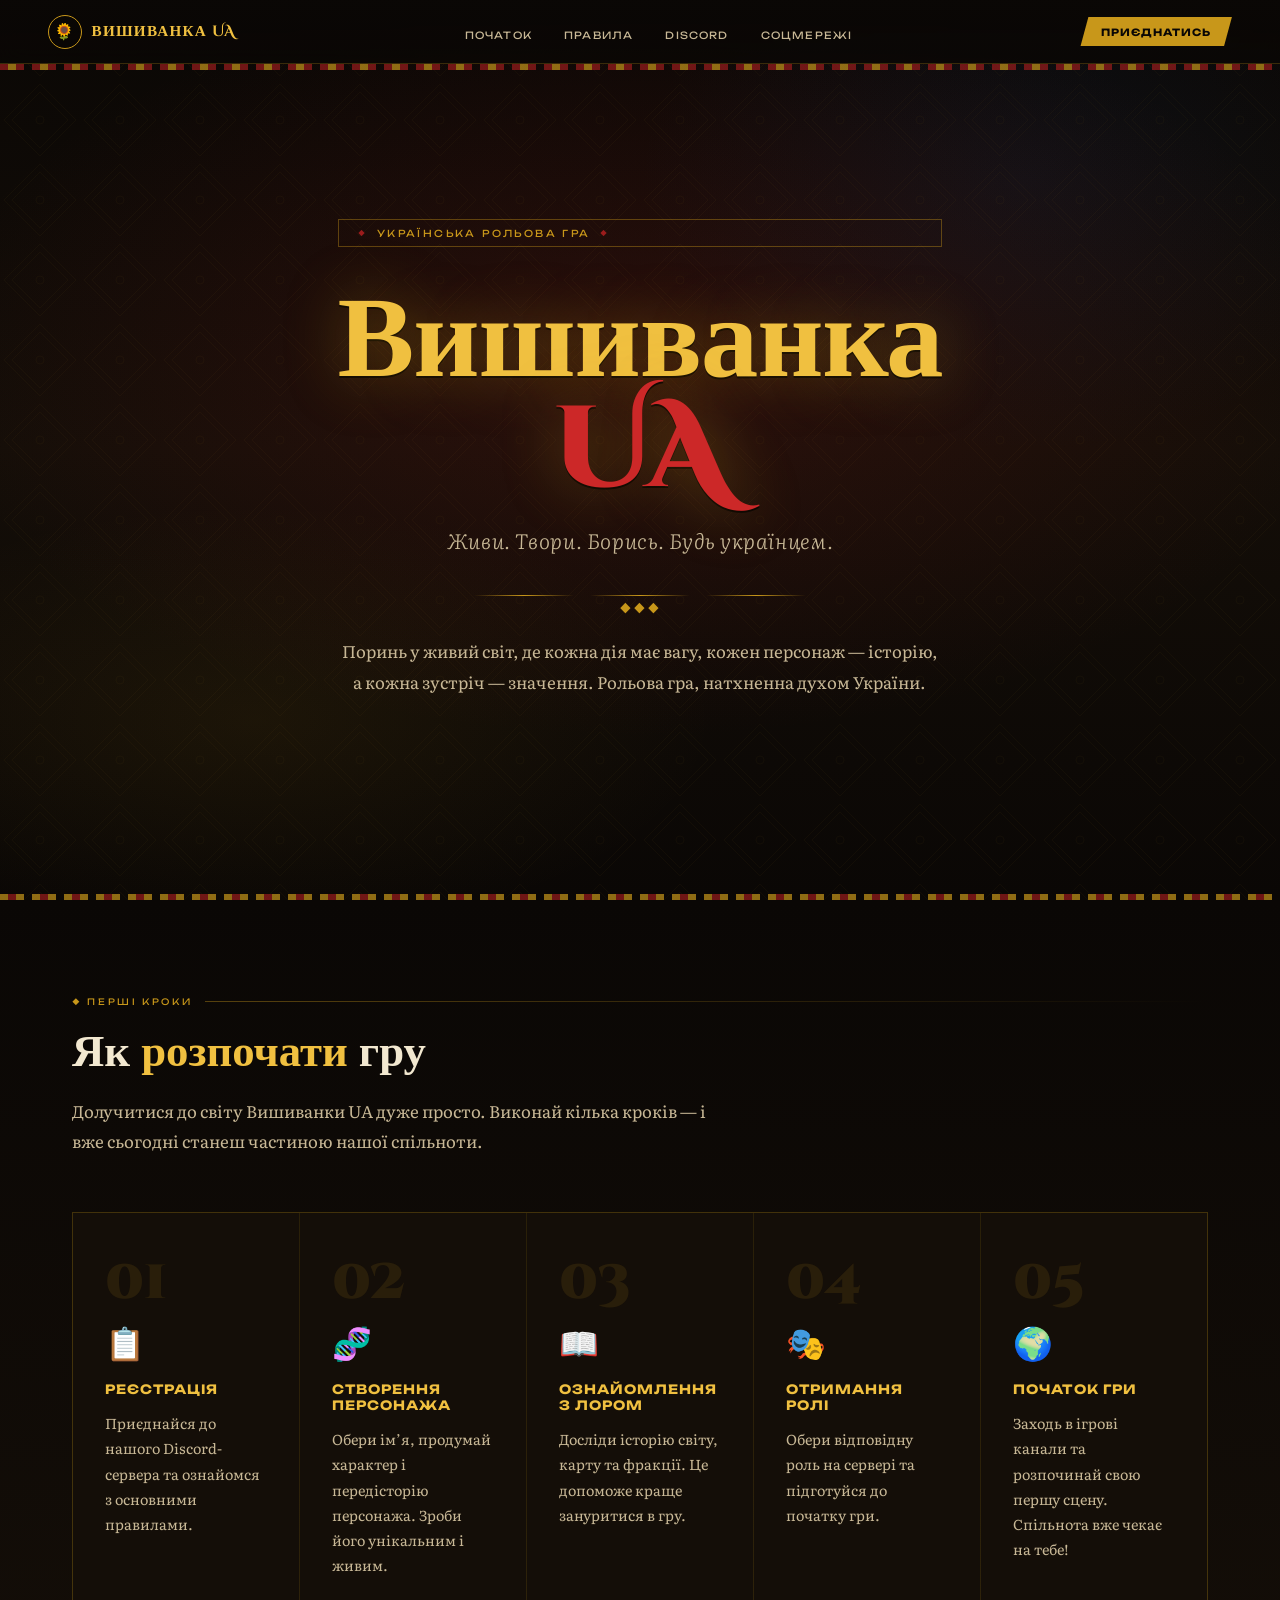
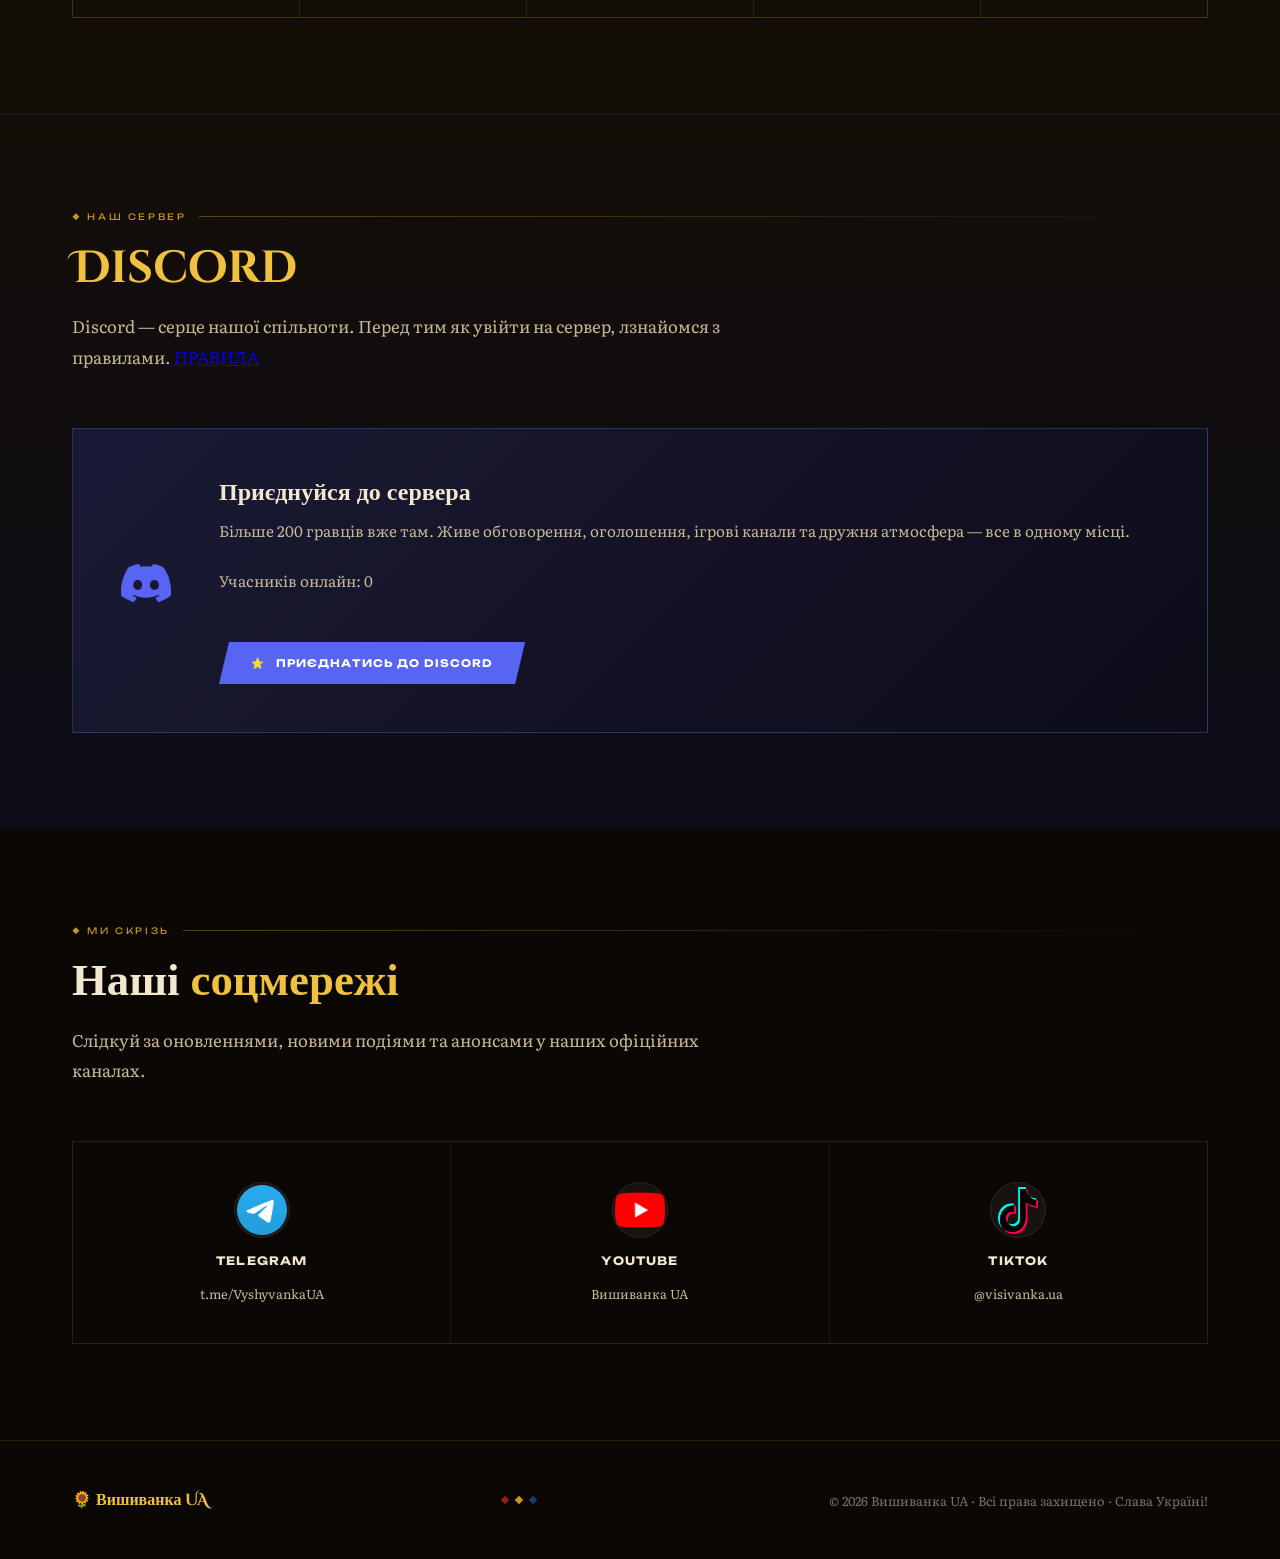
<file: index.html>
<!DOCTYPE html>
<html lang="uk">

<head>
  <meta charset="UTF-8">
  <meta name="viewport" content="width=device-width, initial-scale=1.0">
  <title>Вишиванка UA — Рольова Гра</title>
  <link
    href="https://fonts.googleapis.com/css2?family=Cinzel+Decorative:wght@400;700;900&family=Unbounded:wght@300;400;700&family=Literata:ital,wght@0,300;0,400;1,300&display=swap"
    rel="stylesheet">
  <link rel="stylesheet" href="style.css">
</head>

<body>

  <!-- NAV -->
  <nav>
    <a href="#hero" class="nav-logo">
      <span class="emblem">🌻</span>
      Вишиванка UA
    </a>
    <ul>
      <li><a href="#start">Початок</a></li>
      <li><a href="discord_rules.html">Правила</a></li>
      <li><a href="#discord">Discord</a></li>
      <li><a href="#socials">Соцмережі</a></li>
    </ul>
    <a href="https://discord.gg/U6eMqb74" class="nav-join">Приєднатись</a>
  </nav>

  <!-- HERO -->
  <section id="hero">
    <div class="hero-bg"></div>
    <div class="hero-pattern"></div>
    <div class="hero-ornament-top"></div>

    <div class="hero-content">
      <div class="hero-badge">Українська рольова гра</div>

      <h1 class="hero-title">
        Вишиванка<br><span class="ua">UA</span>
      </h1>

      <p class="hero-subtitle">
        Живи. Твори. Борись. Будь українцем.
      </p>

      <div class="hero-divider">
        <span></span>
        <span class="diamond">◆ ◆ ◆</span>
        <span></span>
      </div>

      <p class="hero-desc">
        Поринь у живий світ, де кожна дія має вагу, кожен персонаж — історію, а кожна зустріч — значення. Рольова гра,
        натхненна духом України.
      </p>

      <!-- <div class="hero-cta">
        <a href="#start" class="btn-primary">Почати грати</a>
        <a href="#rules" class="btn-secondary">Правила гри</a>

        <div class="hero-stats">
          <div class="stat">
            <span class="stat-num">1 200+</span>
            <span class="stat-label">Гравців</span>
          </div>
          <div class="stat">
            <span class="stat-num" id="online_member"></span>
            <span class="stat-label">Гравців онлайн</span>
          </div>
          <div class="stat">
            <span class="stat-num">24/7</span>
            <span class="stat-label">Сервер онлайн</span>
          </div>
        </div> -->
      </div>
    </div>


    <div class="hero-ornament-bottom"></div>
  </section>

  <!-- HOW TO START -->
<section id="start">
  <div class="section-inner">
    <div class="reveal">
      <div class="section-label">◆ Перші кроки</div>
      <h2 class="section-title">Як <span class="accent">розпочати</span> гру</h2>
      <p class="section-intro">
        Долучитися до світу Вишиванки UA дуже просто. Виконай кілька кроків — і вже сьогодні станеш частиною нашої спільноти.
      </p>
    </div>

    <div class="steps-grid reveal">
      <div class="step-card">
        <div class="step-num">01</div>
        <div class="step-icon">📋</div>
        <div class="step-title">Реєстрація</div>
        <p class="step-desc">
          Приєднайся до нашого Discord-сервера та ознайомся з основними правилами.
        </p>
      </div>

      <div class="step-card">
        <div class="step-num">02</div>
        <div class="step-icon">🧬</div>
        <div class="step-title">Створення персонажа</div>
        <p class="step-desc">
          Обери ім’я, продумай характер і передісторію персонажа. Зроби його унікальним і живим.
        </p>
      </div>

      <div class="step-card">
        <div class="step-num">03</div>
        <div class="step-icon">📖</div>
        <div class="step-title">Ознайомлення з лором</div>
        <p class="step-desc">
          Досліди історію світу, карту та фракції. Це допоможе краще зануритися в гру.
        </p>
      </div>

      <div class="step-card">
        <div class="step-num">04</div>
        <div class="step-icon">🎭</div>
        <div class="step-title">Отримання ролі</div>
        <p class="step-desc">
          Обери відповідну роль на сервері та підготуйся до початку гри.
        </p>
      </div>

      <div class="step-card">
        <div class="step-num">05</div>
        <div class="step-icon">🌍</div>
        <div class="step-title">Початок гри</div>
        <p class="step-desc">
          Заходь в ігрові канали та розпочинай свою першу сцену. Спільнота вже чекає на тебе!
        </p>
      </div>
    </div>
  </div>
</section>

  <!-- RULES -->
  <!-- <section id="rules">
    <div class="section-inner">
      <div class="reveal">
        <div class="section-label">◆ Кодекс честі</div>
        <h2 class="section-title">Основні правила <span class="accent">гри</span></h2>
        <p class="section-intro">
          Ці правила — основа нашої спільноти. Вони захищають кожного гравця та підтримують якість рольової гри.
        </p>
      </div>

      <div class="rules-layout">
        <ul class="rules-list reveal">
          <li class="rule-item">
            <span class="rule-icon">⚔️</span>
            <div class="rule-text">
              <strong>Відіграй, не виграй</strong>
              <p>Мета РП — цікава спільна історія, а не перемога. Твій персонаж може програвати, помилятися та
                розвиватися.</p>
            </div>
          </li>
          <li class="rule-item">
            <span class="rule-icon">🎭</span>
            <div class="rule-text">
              <strong>IC vs OOC</strong>
              <p>Чітко розділяй ігрові та позаігрові взаємодії. Конфлікти персонажів не переносяться на реальних
                гравців.</p>
            </div>
          </li>
          <li class="rule-item">
            <span class="rule-icon">🚫</span>
            <div class="rule-text">
              <strong>Заборонений метагейм</strong>
              <p>Використання позаігрової інформації (ОО-каналів) у грі суворо забороняється і карається варнами.</p>
            </div>
          </li>
          <li class="rule-item">
            <span class="rule-icon">🤝</span>
            <div class="rule-text">
              <strong>Годгеймінг заборонено</strong>
              <p>Не можна відігрувати персонажа нереалістично сильним або невразливим. Прийми наслідки своїх дій.</p>
            </div>
          </li>
          <li class="rule-item">
            <span class="rule-icon">✍️</span>
            <div class="rule-text">
              <strong>Якість тексту</strong>
              <p>Мінімум 3-5 речень за пост. Дотримуйся граматики, передавай емоції та думки персонажа.</p>
            </div>
          </li>
          <li class="rule-item">
            <span class="rule-icon">🔞</span>
            <div class="rule-text">
              <strong>18+ контент</strong>
              <p>Сцени з насильством або дорослим контентом — лише у спеціальних каналах з позначкою і згодою всіх
                учасників.</p>
            </div>
          </li>
          <li class="rule-item">
            <span class="rule-icon">💬</span>
            <div class="rule-text">
              <strong>Повага до гравців</strong>
              <p>Ображати, залякувати чи дискримінувати інших гравців — підстава для миттєвого бану.</p>
            </div>
          </li>
          <li class="rule-item">
            <span class="rule-icon">⏳</span>
            <div class="rule-text">
              <strong>Активність</strong>
              <p>Якщо ти не активний більше 14 днів без попередження — персонаж переходить у режим «відпочинку».</p>
            </div>
          </li>
        </ul>

        <div class="reveal">
          <div class="rules-banner">
            <h3>Система покарань</h3>
            <p>Ми віримо у справедливість. Порушення правил обробляються мастерами прозоро та рівноправно.</p>
            <ul class="penalty-list">
              <li>Попередження (Варн) — перше порушення</li>
              <li>Тимчасовий мут — повторне порушення</li>
              <li>Тимчасовий бан — серйозне порушення</li>
              <li>Перманентний бан — критичне порушення</li>
            </ul>
          </div>
        </div>
      </div>
    </div>
  </section> -->

  <!-- DISCORD RULES -->
  <section id="discord">
    <div class="section-inner">
      <div class="reveal">
        <div class="section-label">◆ Наш сервер</div>
        <h2 class="section-title"><span class="accent">Discord</span></h2>
        <p class="section-intro">
          Discord — серце нашої спільноти. Перед тим як увійти на сервер, лзнайомся з правилами. <a href="discord_rules.html">ПРАВИЛА</a>
        </p>
      </div>

      

      <div class="discord-join-box reveal">
        <div class="discord-logo-big"><img src="discord.png" alt="discord icon"></div>
        <div class="discord-join-text">
          <h3>Приєднуйся до сервера</h3>
          <p>Більше 200 гравців вже там. Живе обговорення, оголошення, ігрові канали та дружня атмосфера — все в
            одному місці.</p>
            <p>Учасників онлайн: <span id="discord_online">0</span></p><br>
          <a href="https://discord.gg/U6eMqb74" class="btn-discord">
            <span>⭐</span> Приєднатись до Discord
          </a>
        </div>
      </div>
    </div>
  </section>

  <!-- SOCIALS -->
  <section id="socials">
    <div class="section-inner">
      <div class="reveal">
        <div class="section-label">◆ Ми скрізь</div>
        <h2 class="section-title">Наші <span class="accent">соцмережі</span></h2>
        <p class="section-intro">
          Слідкуй за оновленнями, новими подіями та анонсами у наших офіційних каналах.
        </p>
      </div>

      <div class="socials-grid reveal">
        <a href="#" class="social-card" style="--accent-color: #0088CC;">
          <div class="social-icon"><img src="telegram.png" alt="telegram icon"></div>
          <div class="social-name">Telegram</div>
          <div class="social-handle">t.me/VyshyvankaUA</div>
        </a>
        <a href="#" class="social-card" style="--accent-color: #FF0000;">
          <div class="social-icon"><img src="yt.png" alt="youtube ICON"></div>
          <div class="social-name">YouTube</div>
          <div class="social-handle">Вишиванка UA</div>
        </a>
        <a href="https://www.tiktok.com/@visivanka.ua" class="social-card" style="--accent-color: #FF4500;">
          <div class="social-icon"><img src="tiktok.png" alt="tiktok icon" id="tiktok_icon"></div>
          <div class="social-name">TikTok</div>
          <div class="social-handle">@visivanka.ua</div>
        </a>
      </div>
    </div>
  </section>

  <!-- FOOTER -->
  <footer>
    <div class="footer-inner">
      <div class="footer-logo">🌻 Вишиванка UA</div>
      <div class="footer-ornament">
        <span></span><span></span><span></span>
      </div>
      <div class="footer-copy">© 2026 Вишиванка UA · Всі права захищено · Слава Україні!</div>
    </div>
  </footer>

<script src="app.js"></script>
</body>

</html>
</file>
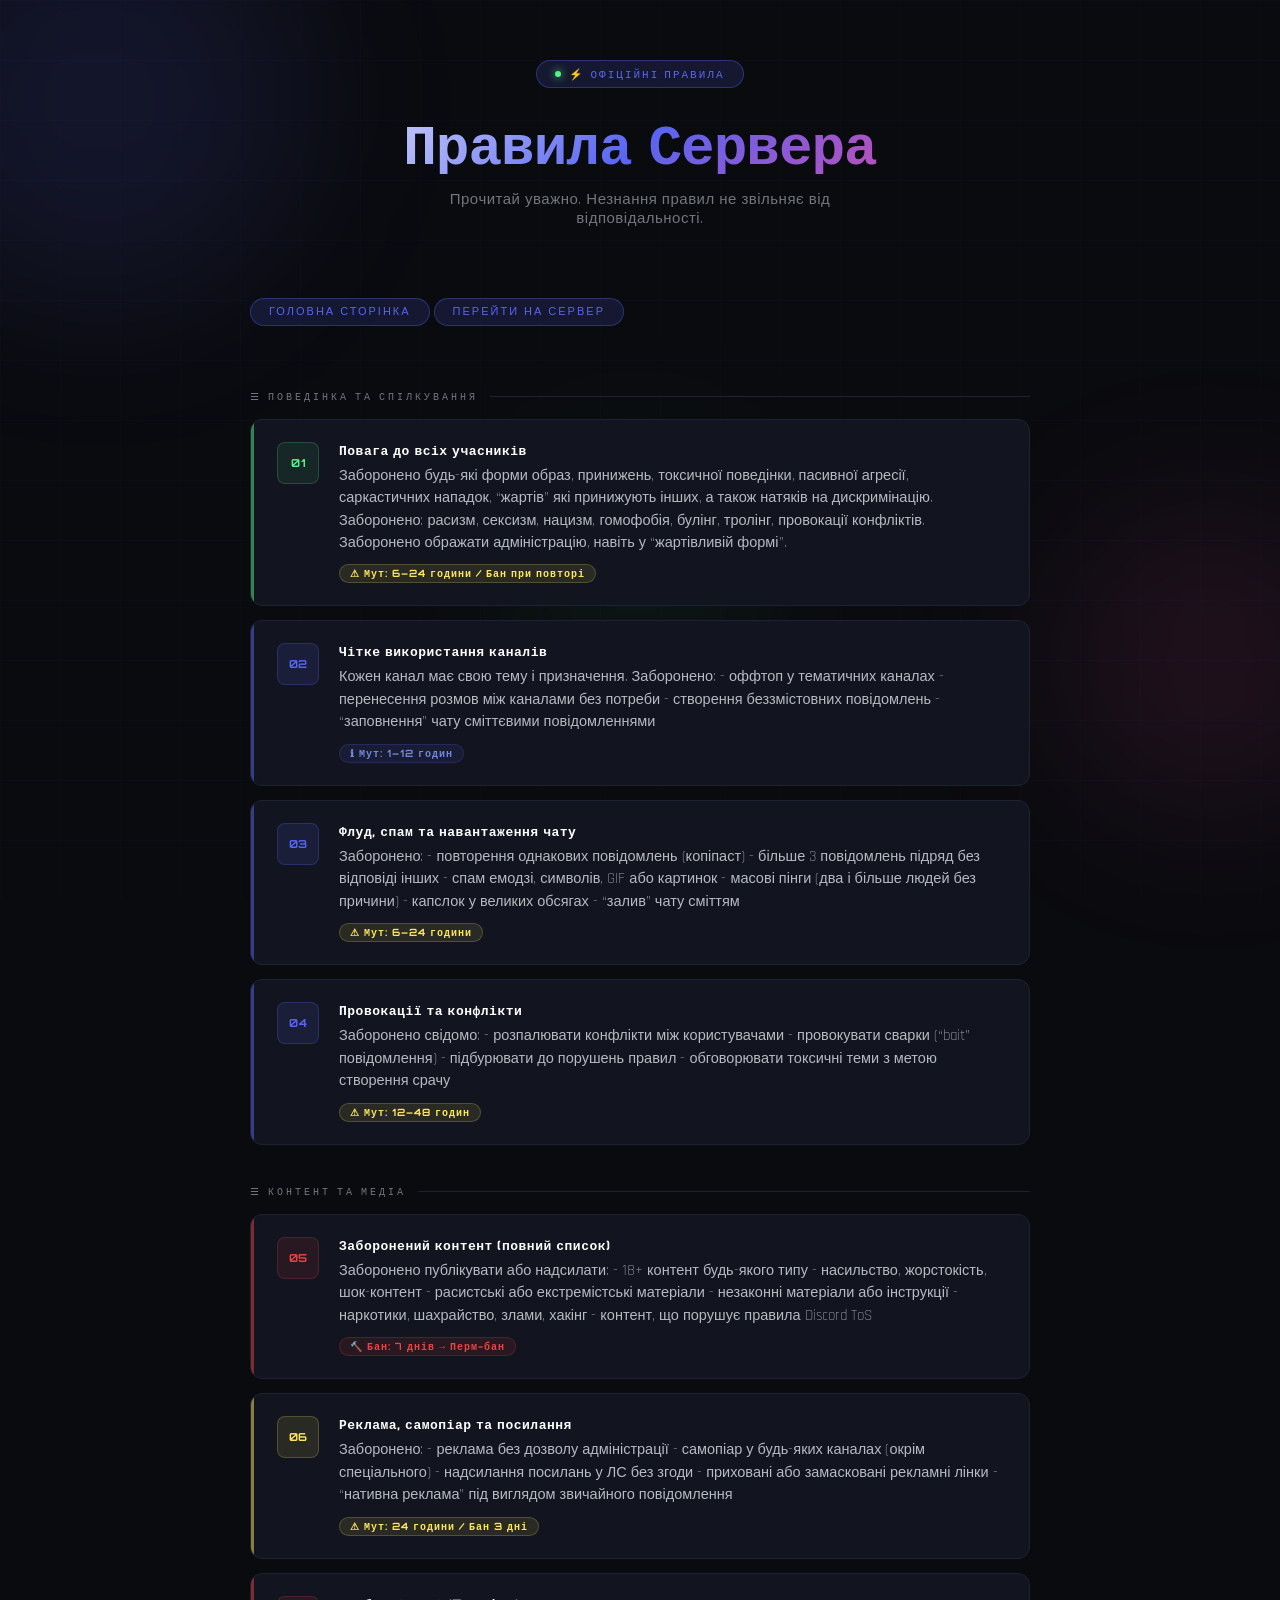
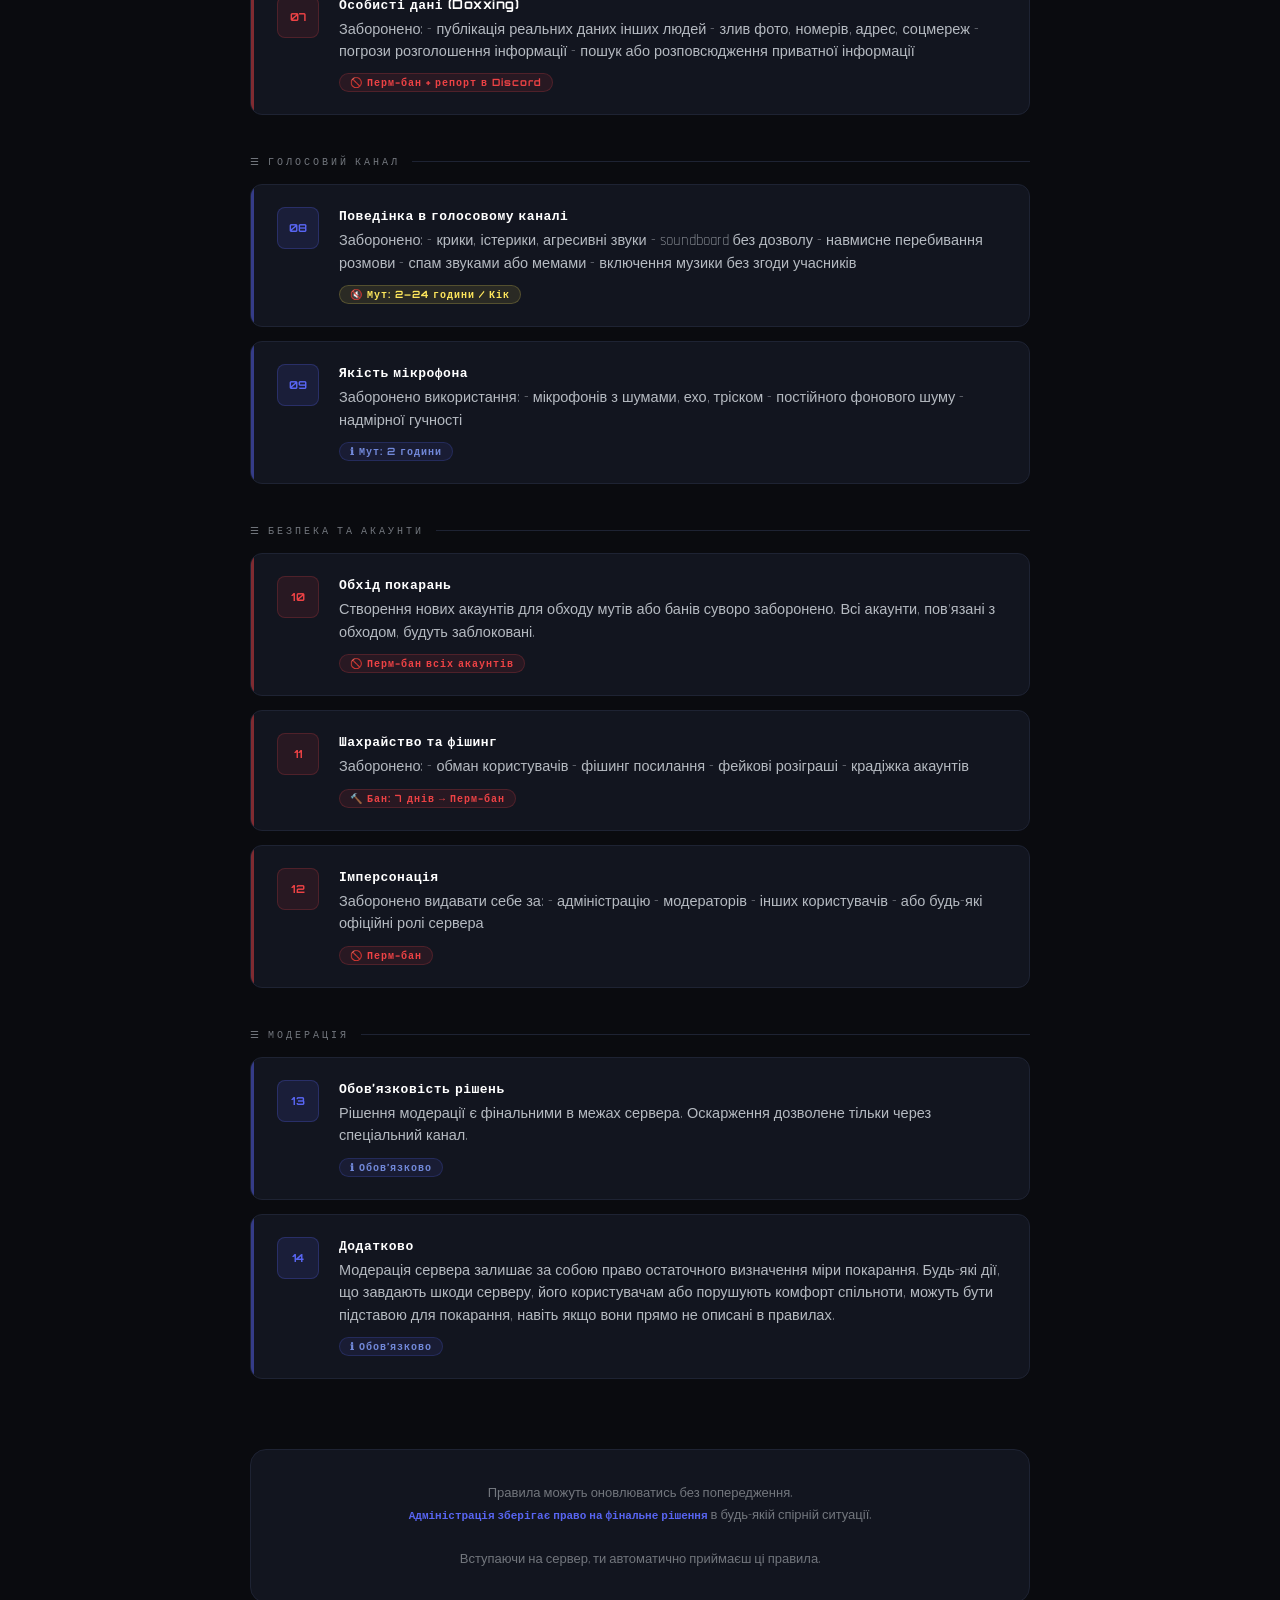
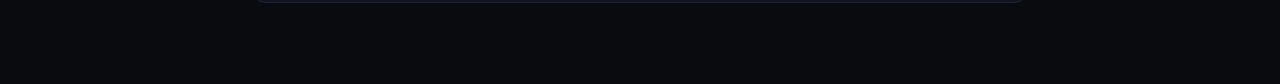
<file: discord_rules.html>
<!DOCTYPE html>
<html lang="uk">

<head>
    <meta charset="UTF-8" />
    <meta name="viewport" content="width=device-width, initial-scale=1.0" />
    <title>Правила Сервера</title>
    <link
        href="https://fonts.googleapis.com/css2?family=Orbitron:wght@400;700;900&family=Rajdhani:wght@300;400;600&display=swap"
        rel="stylesheet" />
    <style>
        :root {
            --bg: #0a0b0f;
            --surface: #0e1017;
            --card: #12151f;
            --border: #1e2333;
            --accent: #5865f2;
            --accent2: #eb459e;
            --accent3: #57f287;
            --text: #e3e5e8;
            --muted: #72767d;
            --glow: rgba(88, 101, 242, 0.4);
            --glow2: rgba(235, 69, 158, 0.3);
        }

        * {
            margin: 0;
            padding: 0;
            box-sizing: border-box;
        }

        body {
            background: var(--bg);
            color: var(--text);
            font-family: 'Rajdhani', sans-serif;
            font-size: 16px;
            min-height: 100vh;
            overflow-x: hidden;
        }

        /* Animated background grid */
        body::before {
            content: '';
            position: fixed;
            inset: 0;
            background-image:
                linear-gradient(rgba(88, 101, 242, 0.03) 1px, transparent 1px),
                linear-gradient(90deg, rgba(88, 101, 242, 0.03) 1px, transparent 1px);
            background-size: 60px 60px;
            pointer-events: none;
            z-index: 0;
        }

        /* Floating orbs */
        .orb {
            position: fixed;
            border-radius: 50%;
            filter: blur(80px);
            pointer-events: none;
            z-index: 0;
            animation: drift 15s ease-in-out infinite alternate;
        }

        .orb1 {
            width: 400px;
            height: 400px;
            background: rgba(88, 101, 242, 0.12);
            top: -100px;
            left: -100px;
            animation-duration: 18s;
        }

        .orb2 {
            width: 300px;
            height: 300px;
            background: rgba(235, 69, 158, 0.1);
            bottom: 10%;
            right: -80px;
            animation-duration: 13s;
        }

        .orb3 {
            width: 250px;
            height: 250px;
            background: rgba(87, 242, 135, 0.06);
            top: 50%;
            left: 40%;
            animation-duration: 20s;
        }

        @keyframes drift {
            from {
                transform: translate(0, 0) scale(1);
            }

            to {
                transform: translate(40px, 30px) scale(1.1);
            }
        }

        .wrapper {
            position: relative;
            z-index: 1;
            max-width: 820px;
            margin: 0 auto;
            padding: 60px 20px 100px;
        }

        /* HEADER */
        header {
            text-align: center;
            margin-bottom: 70px;
            animation: fadeDown 0.8s ease both;
        }

        .badge {
            display: inline-flex;
            align-items: center;
            gap: 8px;
            background: rgba(88, 101, 242, 0.15);
            border: 1px solid rgba(88, 101, 242, 0.35);
            border-radius: 30px;
            padding: 6px 18px;
            font-size: 11px;
            letter-spacing: 2px;
            text-transform: uppercase;
            color: var(--accent);
            margin-bottom: 24px;
            font-family: 'Orbitron', monospace;
        }

        .badge::before {
            content: '';
            width: 6px;
            height: 6px;
            background: var(--accent3);
            border-radius: 50%;
            box-shadow: 0 0 8px var(--accent3);
            animation: blink 2s infinite;
        }

        @keyframes blink {

            0%,
            100% {
                opacity: 1;
            }

            50% {
                opacity: 0.2;
            }
        }

        h1 {
            font-family: 'Orbitron', monospace;
            font-size: clamp(2rem, 6vw, 3.5rem);
            font-weight: 900;
            line-height: 1.1;
            background: linear-gradient(135deg, #fff 0%, var(--accent) 50%, var(--accent2) 100%);
            -webkit-background-clip: text;
            -webkit-text-fill-color: transparent;
            background-clip: text;
            margin-bottom: 16px;
            letter-spacing: -1px;
        }

        .subtitle {
            color: var(--muted);
            font-size: 15px;
            letter-spacing: 0.5px;
            max-width: 420px;
            margin: 0 auto;
        }

        /* Decorative line */
        .divider {
            display: flex;
            align-items: center;
            gap: 16px;
            margin: 50px 0 40px;
        }

        .divider-line {
            flex: 1;
            height: 1px;
            background: linear-gradient(90deg, transparent, var(--border), transparent);
        }

        .divider-icon {
            color: var(--accent);
            font-size: 20px;
            filter: drop-shadow(0 0 6px var(--accent));
        }

        /* RULE CARDS */
        .rules-list {
            display: flex;
            flex-direction: column;
            gap: 14px;
        }

        .rule-card {
            background: var(--card);
            border: 1px solid var(--border);
            border-radius: 12px;
            padding: 22px 26px;
            display: flex;
            gap: 20px;
            align-items: flex-start;
            position: relative;
            overflow: hidden;
            cursor: default;
            transition: border-color 0.25s, transform 0.25s, box-shadow 0.25s;
            animation: fadeUp 0.5s ease both;
        }

        .rule-card:nth-child(1) {
            animation-delay: 0.1s;
        }

        .rule-card:nth-child(2) {
            animation-delay: 0.15s;
        }

        .rule-card:nth-child(3) {
            animation-delay: 0.2s;
        }

        .rule-card:nth-child(4) {
            animation-delay: 0.25s;
        }

        .rule-card:nth-child(5) {
            animation-delay: 0.3s;
        }

        .rule-card:nth-child(6) {
            animation-delay: 0.35s;
        }

        .rule-card:nth-child(7) {
            animation-delay: 0.4s;
        }

        .rule-card:nth-child(8) {
            animation-delay: 0.45s;
        }

        .rule-card:nth-child(9) {
            animation-delay: 0.5s;
        }

        .rule-card:nth-child(10) {
            animation-delay: 0.55s;
        }

        .rule-card::before {
            content: '';
            position: absolute;
            left: 0;
            top: 0;
            bottom: 0;
            width: 3px;
            background: var(--accent);
            border-radius: 3px 0 0 3px;
            transition: opacity 0.25s;
            opacity: 0.5;
        }

        .rule-card:hover {
            border-color: rgba(88, 101, 242, 0.5);
            transform: translateX(4px);
            box-shadow: -4px 0 30px var(--glow), 0 4px 30px rgba(0, 0, 0, 0.3);
        }

        .rule-card:hover::before {
            opacity: 1;
        }

        .rule-card.warn::before {
            background: #fee75c;
        }

        .rule-card.warn:hover {
            border-color: rgba(254, 231, 92, 0.4);
            box-shadow: -4px 0 30px rgba(254, 231, 92, 0.2), 0 4px 30px rgba(0, 0, 0, 0.3);
        }

        .rule-card.danger::before {
            background: #ed4245;
        }

        .rule-card.danger:hover {
            border-color: rgba(237, 66, 69, 0.4);
            box-shadow: -4px 0 30px rgba(237, 66, 69, 0.2), 0 4px 30px rgba(0, 0, 0, 0.3);
        }

        .rule-card.green::before {
            background: var(--accent3);
        }

        .rule-card.green:hover {
            border-color: rgba(87, 242, 135, 0.4);
            box-shadow: -4px 0 30px rgba(87, 242, 135, 0.15), 0 4px 30px rgba(0, 0, 0, 0.3);
        }

        /* Shimmer on hover */
        .rule-card::after {
            content: '';
            position: absolute;
            inset: 0;
            background: linear-gradient(105deg, transparent 40%, rgba(255, 255, 255, 0.02) 50%, transparent 60%);
            opacity: 0;
            transition: opacity 0.3s;
        }

        .rule-card:hover::after {
            opacity: 1;
        }

        .rule-num {
            font-family: 'Orbitron', monospace;
            font-size: 11px;
            font-weight: 700;
            color: var(--accent);
            background: rgba(88, 101, 242, 0.12);
            border: 1px solid rgba(88, 101, 242, 0.25);
            border-radius: 8px;
            min-width: 42px;
            height: 42px;
            display: flex;
            align-items: center;
            justify-content: center;
            flex-shrink: 0;
            letter-spacing: 0.5px;
        }

        .rule-card.warn .rule-num {
            color: #fee75c;
            background: rgba(254, 231, 92, 0.1);
            border-color: rgba(254, 231, 92, 0.2);
        }

        .rule-card.danger .rule-num {
            color: #ed4245;
            background: rgba(237, 66, 69, 0.1);
            border-color: rgba(237, 66, 69, 0.2);
        }

        .rule-card.green .rule-num {
            color: var(--accent3);
            background: rgba(87, 242, 135, 0.08);
            border-color: rgba(87, 242, 135, 0.2);
        }

        .rule-body {
            flex: 1;
        }

        .rule-title {
            font-family: 'Orbitron', monospace;
            font-size: 13px;
            font-weight: 700;
            letter-spacing: 0.5px;
            margin-bottom: 6px;
            color: #fff;
        }

        .rule-desc {
            font-size: 14.5px;
            color: #b5bac1;
            line-height: 1.55;
            font-weight: 300;
        }

        .rule-tag {
            display: inline-block;
            font-size: 10px;
            font-family: 'Orbitron', monospace;
            letter-spacing: 1px;
            padding: 2px 10px;
            border-radius: 20px;
            margin-top: 10px;
            font-weight: 700;
        }

        .tag-warn {
            background: rgba(254, 231, 92, 0.1);
            color: #fee75c;
            border: 1px solid rgba(254, 231, 92, 0.2);
        }

        .tag-ban {
            background: rgba(237, 66, 69, 0.1);
            color: #ed4245;
            border: 1px solid rgba(237, 66, 69, 0.2);
        }

        .tag-ok {
            background: rgba(87, 242, 135, 0.08);
            color: var(--accent3);
            border: 1px solid rgba(87, 242, 135, 0.2);
        }

        .tag-info {
            background: rgba(88, 101, 242, 0.1);
            color: #7289da;
            border: 1px solid rgba(88, 101, 242, 0.2);
        }

        /* Section label */
        .section-label {
            font-family: 'Orbitron', monospace;
            font-size: 10px;
            letter-spacing: 3px;
            text-transform: uppercase;
            color: var(--muted);
            margin: 40px 0 16px;
            display: flex;
            align-items: center;
            gap: 12px;
        }

        .section-label::after {
            content: '';
            flex: 1;
            height: 1px;
            background: var(--border);
        }

        /* FOOTER */
        footer {
            margin-top: 70px;
            text-align: center;
            padding: 32px;
            background: var(--card);
            border: 1px solid var(--border);
            border-radius: 16px;
            animation: fadeUp 0.5s 0.7s ease both;
        }

        footer p {
            font-size: 13px;
            color: var(--muted);
            line-height: 1.7;
        }

        footer strong {
            color: var(--accent);
            font-family: 'Orbitron', monospace;
            font-size: 11px;
        }

        /* Animations */
        @keyframes fadeDown {
            from {
                opacity: 0;
                transform: translateY(-20px);
            }

            to {
                opacity: 1;
                transform: translateY(0);
            }
        }

        @keyframes fadeUp {
            from {
                opacity: 0;
                transform: translateY(16px);
            }

            to {
                opacity: 1;
                transform: translateY(0);
            }
        }

        /* Scrollbar */
        ::-webkit-scrollbar {
            width: 6px;
        }

        ::-webkit-scrollbar-track {
            background: var(--bg);
        }

        ::-webkit-scrollbar-thumb {
            background: var(--border);
            border-radius: 3px;
        }

        ::-webkit-scrollbar-thumb:hover {
            background: var(--accent);
        }
        a{
            display: inline-flex;
            align-items: center;
            gap: 8px;
            background: rgba(88, 101, 242, 0.15);
            border: 1px solid rgba(88, 101, 242, 0.35);
            border-radius: 30px;
            padding: 6px 18px;
            font-size: 11px;
            letter-spacing: 2px;
            text-transform: uppercase;
            color: var(--accent);
            margin-bottom: 24px;
            text-decoration: none;
        }
    </style>
</head>

<body>
    <div class="orb orb1"></div>
    <div class="orb orb2"></div>
    <div class="orb orb3"></div>

    <div class="wrapper">

        <header>
            <div class="badge">⚡ Офіційні правила</div>
            <h1>Правила Сервера</h1>
            <p class="subtitle">Прочитай уважно. Незнання правил не звільняє від відповідальності.</p>
        </header>
        <a href="index.html">Головна сторінка</a>
        <a href="https://discord.gg/U6eMqb74">Перейти на сервер</a>

        <!-- ПОВЕДІНКА -->
        <!-- ПОВЕДІНКА ТА СПІЛКУВАННЯ -->
        <div class="section-label">☰ Поведінка та спілкування</div>
        <div class="rules-list">

            <div class="rule-card green">
                <div class="rule-num">01</div>
                <div class="rule-body">
                    <div class="rule-title">Повага до всіх учасників</div>
                    <div class="rule-desc">
                        Заборонено будь-які форми образ, принижень, токсичної поведінки, пасивної агресії, саркастичних
                        нападок, “жартів” які принижують інших, а також натяків на дискримінацію.
                        Заборонено: расизм, сексизм, нацизм, гомофобія, булінг, тролінг, провокації конфліктів.
                        Заборонено ображати адміністрацію, навіть у “жартівливій формі”.
                    </div>
                    <span class="rule-tag tag-warn">⚠ Мут: 6–24 години / Бан при повторі</span>
                </div>
            </div>

            <div class="rule-card">
                <div class="rule-num">02</div>
                <div class="rule-body">
                    <div class="rule-title">Чітке використання каналів</div>
                    <div class="rule-desc">
                        Кожен канал має свою тему і призначення. Заборонено:
                        - оффтоп у тематичних каналах
                        - перенесення розмов між каналами без потреби
                        - створення беззмістовних повідомлень
                        - “заповнення” чату сміттєвими повідомленнями
                    </div>
                    <span class="rule-tag tag-info">ℹ Мут: 1–12 годин</span>
                </div>
            </div>

            <div class="rule-card">
                <div class="rule-num">03</div>
                <div class="rule-body">
                    <div class="rule-title">Флуд, спам та навантаження чату</div>
                    <div class="rule-desc">
                        Заборонено:
                        - повторення однакових повідомлень (копіпаст)
                        - більше 3 повідомлень підряд без відповіді інших
                        - спам емодзі, символів, GIF або картинок
                        - масові пінги (два і більше людей без причини)
                        - капслок у великих обсягах
                        - “залив” чату сміттям
                    </div>
                    <span class="rule-tag tag-warn">⚠ Мут: 6–24 години</span>
                </div>
            </div>

            <div class="rule-card">
                <div class="rule-num">04</div>
                <div class="rule-body">
                    <div class="rule-title">Провокації та конфлікти</div>
                    <div class="rule-desc">
                        Заборонено свідомо:
                        - розпалювати конфлікти між користувачами
                        - провокувати сварки (“bait” повідомлення)
                        - підбурювати до порушень правил
                        - обговорювати токсичні теми з метою створення срачу
                    </div>
                    <span class="rule-tag tag-warn">⚠ Мут: 12–48 годин</span>
                </div>
            </div>

        </div>

        <!-- КОНТЕНТ -->
        <div class="section-label">☰ Контент та медіа</div>
        <div class="rules-list">

            <div class="rule-card danger">
                <div class="rule-num">05</div>
                <div class="rule-body">
                    <div class="rule-title">Заборонений контент (повний список)</div>
                    <div class="rule-desc">
                        Заборонено публікувати або надсилати:
                        - 18+ контент будь-якого типу
                        - насильство, жорстокість, шок-контент
                        - расистські або екстремістські матеріали
                        - незаконні матеріали або інструкції
                        - наркотики, шахрайство, злами, хакінг
                        - контент, що порушує правила Discord ToS
                    </div>
                    <span class="rule-tag tag-ban">🔨 Бан: 7 днів → Перм-бан</span>
                </div>
            </div>

            <div class="rule-card warn">
                <div class="rule-num">06</div>
                <div class="rule-body">
                    <div class="rule-title">Реклама, самопіар та посилання</div>
                    <div class="rule-desc">
                        Заборонено:
                        - реклама без дозволу адміністрації
                        - самопіар у будь-яких каналах (окрім спеціального)
                        - надсилання посилань у ЛС без згоди
                        - приховані або замасковані рекламні лінки
                        - “нативна реклама” під виглядом звичайного повідомлення
                    </div>
                    <span class="rule-tag tag-warn">⚠ Мут: 24 години / Бан 3 дні</span>
                </div>
            </div>

            <div class="rule-card danger">
                <div class="rule-num">07</div>
                <div class="rule-body">
                    <div class="rule-title">Особисті дані (Doxxing)</div>
                    <div class="rule-desc">
                        Заборонено:
                        - публікація реальних даних інших людей
                        - злив фото, номерів, адрес, соцмереж
                        - погрози розголошення інформації
                        - пошук або розповсюдження приватної інформації
                    </div>
                    <span class="rule-tag tag-ban">🚫 Перм-бан + репорт в Discord</span>
                </div>
            </div>

        </div>

        <!-- ГОЛОСОВІ КАНАЛИ -->
        <div class="section-label">☰ Голосовий канал</div>
        <div class="rules-list">

            <div class="rule-card">
                <div class="rule-num">08</div>
                <div class="rule-body">
                    <div class="rule-title">Поведінка в голосовому каналі</div>
                    <div class="rule-desc">
                        Заборонено:
                        - крики, істерики, агресивні звуки
                        - soundboard без дозволу
                        - навмисне перебивання розмови
                        - спам звуками або мемами
                        - включення музики без згоди учасників
                    </div>
                    <span class="rule-tag tag-warn">🔇 Мут: 2–24 години / Кік</span>
                </div>
            </div>

            <div class="rule-card">
                <div class="rule-num">09</div>
                <div class="rule-body">
                    <div class="rule-title">Якість мікрофона</div>
                    <div class="rule-desc">
                        Заборонено використання:
                        - мікрофонів з шумами, ехо, тріском
                        - постійного фонового шуму
                        - надмірної гучності
                    </div>
                    <span class="rule-tag tag-info">ℹ Мут: 2 години</span>
                </div>
            </div>

        </div>

        <!-- БЕЗПЕКА -->
        <div class="section-label">☰ Безпека та акаунти</div>
        <div class="rules-list">

            <div class="rule-card danger">
                <div class="rule-num">10</div>
                <div class="rule-body">
                    <div class="rule-title">Обхід покарань</div>
                    <div class="rule-desc">
                        Створення нових акаунтів для обходу мутів або банів суворо заборонено.
                        Всі акаунти, пов’язані з обходом, будуть заблоковані.
                    </div>
                    <span class="rule-tag tag-ban">🚫 Перм-бан всіх акаунтів</span>
                </div>
            </div>

            <div class="rule-card danger">
                <div class="rule-num">11</div>
                <div class="rule-body">
                    <div class="rule-title">Шахрайство та фішинг</div>
                    <div class="rule-desc">
                        Заборонено:
                        - обман користувачів
                        - фішинг посилання
                        - фейкові розіграші
                        - крадіжка акаунтів
                    </div>
                    <span class="rule-tag tag-ban">🔨 Бан: 7 днів → Перм-бан</span>
                </div>
            </div>

            <div class="rule-card danger">
                <div class="rule-num">12</div>
                <div class="rule-body">
                    <div class="rule-title">Імперсонація</div>
                    <div class="rule-desc">
                        Заборонено видавати себе за:
                        - адміністрацію
                        - модераторів
                        - інших користувачів
                        - або будь-які офіційні ролі сервера
                    </div>
                    <span class="rule-tag tag-ban">🚫 Перм-бан</span>
                </div>
            </div>

        </div>

        <!-- МОДЕРАЦІЯ -->
        <div class="section-label">☰ Модерація</div>
        <div class="rules-list">

            <div class="rule-card">
                <div class="rule-num">13</div>
                <div class="rule-body">
                    <div class="rule-title">Обов’язковість рішень</div>
                    <div class="rule-desc">
                        Рішення модерації є фінальними в межах сервера.
                        Оскарження дозволене тільки через спеціальний канал.
                    </div>
                    <span class="rule-tag tag-info">ℹ Обов’язково</span>
                </div>
            </div>
            <div class="rule-card">
                <div class="rule-num">14</div>
                <div class="rule-body">
                    <div class="rule-title">Додатково</div>
                    <div class="rule-desc">
                        Модерація сервера залишає за собою право остаточного визначення міри покарання. Будь-які дії, що
                        завдають шкоди серверу, його користувачам або порушують комфорт спільноти, можуть бути підставою
                        для покарання, навіть якщо вони прямо не описані в правилах. </div>
                    <span class="rule-tag tag-info">ℹ Обов’язково</span>
                </div>
            </div>

        </div>
        <footer>
            <p>
                Правила можуть оновлюватись без попередження.<br />
                <strong>Адміністрація зберігає право на фінальне рішення</strong> в будь-якій спірній
                ситуації.<br /><br />
                Вступаючи на сервер, ти автоматично приймаєш ці правила.
            </p>
        </footer>

    </div>
</body>

</html>
</file>
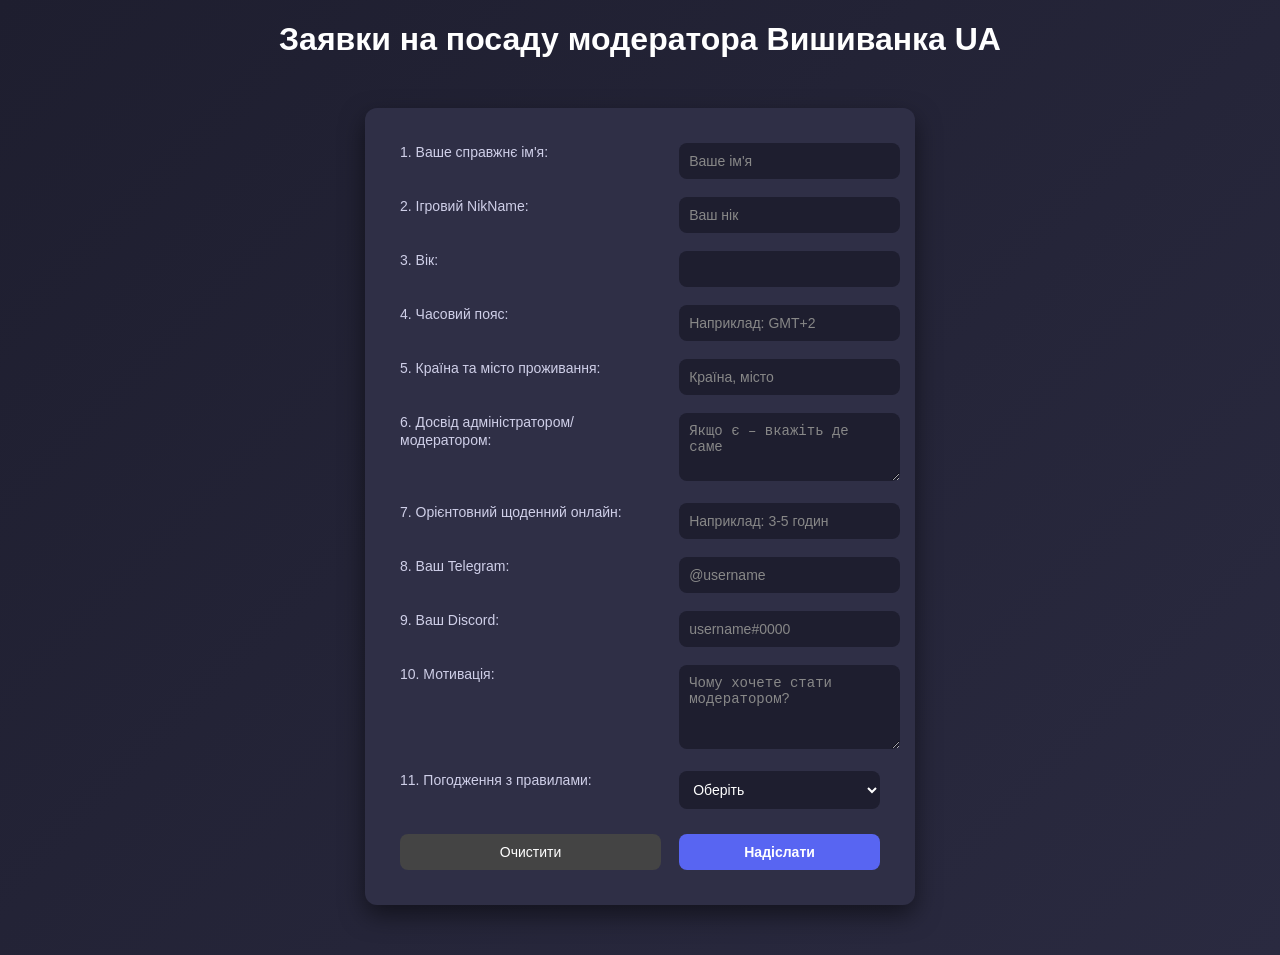
<file: forms-moderator.html>
<!DOCTYPE html>
<html lang="uk">

<head>
    <meta charset="UTF-8">
    <meta name="viewport" content="width=device-width, initial-scale=1.0">
    <title>Заявка на модератора</title>
</head>
<style>
    body {
        font-family: Arial, sans-serif;
        background: linear-gradient(135deg, #1e1e2f, #2a2a40);
        margin: 0;
        padding: 0;
        color: #fff;
    }

    form {
        width: 500px;
        margin: 50px auto;
        background: #2f2f46;
        padding: 25px;
        border-radius: 12px;
        box-shadow: 0 10px 25px rgba(0, 0, 0, 0.5);
    }

    table {
        width: 100%;
    }

    td {
        padding: 8px;
        vertical-align: top;
    }

    label {
        font-size: 14px;
        color: #cfcfe8;
    }

    input,
    textarea,
    select {
        width: 100%;
        padding: 10px;
        border-radius: 8px;
        border: none;
        outline: none;
        background: #1e1e2f;
        color: #fff;
        font-size: 14px;
        transition: 0.3s;
    }

    input:focus,
    textarea:focus,
    select:focus {
        background: #25253a;
        box-shadow: 0 0 0 2px #5865f2;
    }

    ::placeholder {
        color: #888;
    }

    input[type="submit"] {
        background: #5865f2;
        cursor: pointer;
        font-weight: bold;
    }

    input[type="submit"]:hover {
        background: #4752c4;
    }

    input[type="reset"] {
        background: #444;
        cursor: pointer;
    }

    input[type="reset"]:hover {
        background: #666;
    }

    tr:last-child td {
        padding-top: 15px;
    }

    @media (max-width: 600px) {
        form {
            width: 90%;
        }

        table,
        tr,
        td {
            display: block;
            width: 100%;
        }

        td {
            padding: 5px 0;
        }
    }
    h1{
        text-align: center;
    }
</style>

<body>
    <h1>Заявки на посаду модератора Вишиванка UA</h1>
    <form onsubmit="sendWebhook(event)">
        <table>
            <tr>
                <td><label for="name">1. Ваше справжнє ім'я:</label></td>
                <td><input type="text" name="name" id="name" placeholder="Ваше ім'я" minlength="2" required></td>
            </tr>

            <tr>
                <td><label for="nickname">2. Ігровий NikName:</label></td>
                <td><input type="text" name="nickname" id="nickname" placeholder="Ваш нік" required></td>
            </tr>

            <tr>
                <td><label for="age">3. Вік:</label></td>
                <td><input type="number" name="age" id="age" min="10" max="100" required></td>
            </tr>

            <tr>
                <td><label for="timezone">4. Часовий пояс:</label></td>
                <td><input type="text" name="timezone" id="timezone" placeholder="Наприклад: GMT+2" required></td>
            </tr>

            <tr>
                <td><label for="country">5. Країна та місто проживання:</label></td>
                <td><input type="text" name="country" id="country" placeholder="Країна, місто" required></td>
            </tr>

            <tr>
                <td><label for="experience">6. Досвід адміністратором/модератором:</label></td>
                <td>
                    <textarea name="experience" id="experience" rows="3"
                        placeholder="Якщо є – вкажіть де саме"></textarea>
                </td>
            </tr>

            <tr>
                <td><label for="online">7. Орієнтовний щоденний онлайн:</label></td>
                <td><input type="text" name="online" id="online" placeholder="Наприклад: 3-5 годин" required></td>
            </tr>

            <tr>
                <td><label for="telegram">8. Ваш Telegram:</label></td>
                <td><input type="text" name="telegram" id="telegram" placeholder="@username" required></td>
            </tr>

            <tr>
                <td><label for="discord">9. Ваш Discord:</label></td>
                <td><input type="text" name="discord" id="discord" placeholder="username#0000" required></td>
            </tr>

            <tr>
                <td><label for="motivation">10. Мотивація:</label></td>
                <td>
                    <textarea name="motivation" id="motivation" rows="4" placeholder="Чому хочете стати модератором?"
                        required></textarea>
                </td>
            </tr>

            <tr>
                <td><label for="agreement">11. Погодження з правилами:</label></td>
                <td>
                    <select name="agreement" id="agreement" required>
                        <option value="">Оберіть</option>
                        <option value="yes">Так</option>
                        <option value="no">Ні</option>
                    </select>
                </td>
            </tr>

            <tr>
                <td><input type="reset" value="Очистити"></td>
                <td><input type="submit" value="Надіслати"></td>
            </tr>
        </table>
    </form>

    <script src="form.js"></script>
</body>

</html>
</file>
<file: style.css>
:root {
        --gold: #C8971A;
        --gold-light: #F0C040;
        --gold-pale: #F5E09A;
        --red: #9B1C1C;
        --red-bright: #CC2828;
        --dark: #0A0705;
        --dark2: #140E08;
        --dark3: #1E1509;
        --brown: #2A1A08;
        --cream: #F2E8D0;
        --cream-dim: #C8B896;
        --blue: #1A3A6B;
        --sky: #4A90D9;
    }

    *,
    *::before,
    *::after {
        box-sizing: border-box;
        margin: 0;
        padding: 0;
    }

    html {
        scroll-behavior: smooth;
    }

    body {
        background: var(--dark);
        color: var(--cream);
        font-family: 'Literata', Georgia, serif;
        overflow-x: hidden;
        cursor: default;
    }

    /* ── PATTERN OVERLAY ── */
    body::before {
        content: '';
        position: fixed;
        inset: 0;
        background-image:
            repeating-linear-gradient(45deg,
                transparent,
                transparent 18px,
                rgba(200, 151, 26, .03) 18px,
                rgba(200, 151, 26, .03) 19px),
            repeating-linear-gradient(-45deg,
                transparent,
                transparent 18px,
                rgba(200, 151, 26, .03) 18px,
                rgba(200, 151, 26, .03) 19px);
        pointer-events: none;
        z-index: 0;
    }

    /* ── NAV ── */
    nav {
        position: fixed;
        top: 0;
        left: 0;
        right: 0;
        z-index: 100;
        display: flex;
        align-items: center;
        justify-content: space-between;
        padding: 0 3rem;
        height: 64px;
        background: linear-gradient(180deg, rgba(10, 7, 5, .98) 0%, rgba(10, 7, 5, .85) 100%);
        border-bottom: 1px solid rgba(200, 151, 26, .25);
        backdrop-filter: blur(12px);
    }

    .nav-logo {
        font-family: 'Cinzel Decorative', serif;
        font-size: .95rem;
        font-weight: 700;
        color: var(--gold-light);
        letter-spacing: .08em;
        text-decoration: none;
        display: flex;
        align-items: center;
        gap: .6rem;
    }

    .nav-logo .emblem {
        width: 34px;
        height: 34px;
        display: grid;
        place-items: center;
        border: 1.5px solid var(--gold);
        border-radius: 50%;
        font-size: 1rem;
    }

    nav ul {
        list-style: none;
        display: flex;
        gap: 2rem;
    }

    nav a {
        font-family: 'Unbounded', sans-serif;
        font-size: .62rem;
        font-weight: 400;
        letter-spacing: .12em;
        text-transform: uppercase;
        color: var(--cream-dim);
        text-decoration: none;
        transition: color .2s;
        position: relative;
    }

    nav a::after {
        content: '';
        position: absolute;
        bottom: -3px;
        left: 0;
        width: 0;
        height: 1px;
        background: var(--gold-light);
        transition: width .25s;
    }

    nav a:hover {
        color: var(--gold-light);
    }

    nav a:hover::after {
        width: 100%;
    }

    .nav-join {
        font-family: 'Unbounded', sans-serif;
        font-size: .62rem;
        font-weight: 700;
        letter-spacing: .1em;
        text-transform: uppercase;
        color: var(--dark);
        background: var(--gold);
        border: none;
        padding: .55rem 1.3rem;
        cursor: pointer;
        text-decoration: none;
        transition: background .2s, transform .15s;
        clip-path: polygon(8px 0%, 100% 0%, calc(100% - 8px) 100%, 0% 100%);
    }

    .nav-join:hover {
        background: var(--gold-light);
        transform: translateY(-1px);
    }

    /* ── HERO ── */
    #hero {
        position: relative;
        min-height: 100vh;
        display: flex;
        align-items: center;
        justify-content: center;
        overflow: hidden;
        padding-top: 64px;
    }

    .hero-bg {
        position: absolute;
        inset: 0;
        background:
            radial-gradient(ellipse 80% 60% at 50% 40%, rgba(155, 28, 28, .18) 0%, transparent 70%),
            radial-gradient(ellipse 60% 40% at 20% 80%, rgba(200, 151, 26, .08) 0%, transparent 60%),
            radial-gradient(ellipse 50% 50% at 80% 20%, rgba(26, 58, 107, .15) 0%, transparent 60%),
            linear-gradient(180deg, #0A0705 0%, #140E08 50%, #0A0705 100%);
        z-index: 0;
    }

    /* Embroidery border top */
    .hero-ornament-top {
        position: absolute;
        top: 64px;
        left: 0;
        right: 0;
        height: 6px;
        background: repeating-linear-gradient(90deg,
                var(--red) 0px, var(--red) 8px,
                var(--gold) 8px, var(--gold) 16px,
                var(--red) 16px, var(--red) 24px,
                transparent 24px, transparent 32px);
        opacity: .7;
        z-index: 1;
    }

    .hero-ornament-bottom {
        position: absolute;
        bottom: 0;
        left: 0;
        right: 0;
        height: 6px;
        background: repeating-linear-gradient(90deg,
                var(--gold) 0px, var(--gold) 8px,
                var(--red) 8px, var(--red) 16px,
                var(--gold) 16px, var(--gold) 24px,
                transparent 24px, transparent 32px);
        opacity: .7;
        z-index: 1;
    }

    /* Big decorative rhombus pattern background */
    .hero-pattern {
        position: absolute;
        inset: 0;
        opacity: .04;
        background-image: url("data:image/svg+xml,%3Csvg width='80' height='80' viewBox='0 0 80 80' xmlns='http://www.w3.org/2000/svg'%3E%3Cg fill='none' stroke='%23C8971A' stroke-width='1'%3E%3Cpolygon points='40,4 76,40 40,76 4,40'/%3E%3Cpolygon points='40,12 68,40 40,68 12,40'/%3E%3Ccircle cx='40' cy='40' r='4'/%3E%3C/g%3E%3C/svg%3E");
        z-index: 0;
    }

    .hero-content {
        position: relative;
        z-index: 2;
        text-align: center;
        max-width: 900px;
        padding: 4rem 2rem;
        animation: fadeUp .9s ease both;
        display: flex;
        flex-direction: column;
    }

    @keyframes fadeUp {
        from {
            opacity: 0;
            transform: translateY(32px);
        }

        to {
            opacity: 1;
            transform: translateY(0);
        }
    }

    .hero-badge {
        display: inline-flex;
        align-items: center;
        gap: .6rem;
        font-family: 'Unbounded', sans-serif;
        font-size: .6rem;
        font-weight: 400;
        letter-spacing: .25em;
        text-transform: uppercase;
        color: var(--gold);
        border: 1px solid rgba(200, 151, 26, .4);
        padding: .45rem 1.2rem;
        margin-bottom: 2.5rem;
        position: relative;
        animation: fadeUp .8s .2s ease both;
    }

    .hero-badge::before,
    .hero-badge::after {
        content: '◆';
        font-size: .5rem;
        color: var(--red);
    }

    .hero-title {
        font-family: 'Cinzel Decorative', serif;
        font-size: clamp(3rem, 9vw, 7.5rem);
        font-weight: 900;
        line-height: .95;
        color: var(--gold-light);
        text-shadow:
            0 0 60px rgba(200, 151, 26, .4),
            0 2px 0 rgba(0, 0, 0, .8);
        letter-spacing: -.01em;
        animation: fadeUp .8s .15s ease both;
    }

    .hero-title .ua {
        color: var(--red-bright);
        display: inline-block;
    }

    .hero-subtitle {
        font-family: 'Literata', serif;
        font-style: italic;
        font-size: clamp(1rem, 2.5vw, 1.3rem);
        font-weight: 300;
        color: var(--cream-dim);
        margin-top: 1.2rem;
        letter-spacing: .03em;
        animation: fadeUp .8s .3s ease both;
    }

    .hero-divider {
        display: flex;
        align-items: center;
        justify-content: center;
        gap: 1rem;
        margin: 2.5rem auto;
        animation: fadeUp .8s .4s ease both;
    }

    .hero-divider span {
        height: 1px;
        width: 100px;
        background: linear-gradient(90deg, transparent, var(--gold), transparent);
    }

    .hero-divider .diamond {
        color: var(--gold);
        font-size: .9rem;
    }

    .hero-desc {
        font-size: 1.05rem;
        line-height: 1.8;
        color: var(--cream-dim);
        max-width: 600px;
        margin: 0 auto 3rem;
        animation: fadeUp .8s .5s ease both;
    }

    .hero-cta {
        display: flex;
        gap: 1.2rem;
        justify-content: center;
        flex-wrap: wrap;
        animation: fadeUp .8s .6s ease both;
    }

    .btn-primary {
        font-family: 'Unbounded', sans-serif;
        font-size: .7rem;
        font-weight: 700;
        letter-spacing: .12em;
        text-transform: uppercase;
        color: var(--dark);
        background: linear-gradient(135deg, var(--gold) 0%, var(--gold-light) 50%, var(--gold) 100%);
        background-size: 200% 100%;
        border: none;
        padding: 1rem 2.5rem;
        cursor: pointer;
        text-decoration: none;
        transition: background-position .4s, transform .2s, box-shadow .3s;
        clip-path: polygon(12px 0%, 100% 0%, calc(100% - 12px) 100%, 0% 100%);
        box-shadow: 0 4px 30px rgba(200, 151, 26, .3);
    }

    .btn-primary:hover {
        background-position: 100% 0;
        transform: translateY(-2px);
        box-shadow: 0 8px 40px rgba(200, 151, 26, .5);
    }

    .btn-secondary {
        font-family: 'Unbounded', sans-serif;
        font-size: .7rem;
        font-weight: 400;
        letter-spacing: .12em;
        text-transform: uppercase;
        color: var(--gold);
        background: transparent;
        border: 1px solid rgba(200, 151, 26, .5);
        padding: 1rem 2.5rem;
        cursor: pointer;
        text-decoration: none;
        transition: border-color .2s, color .2s, background .2s;
        clip-path: polygon(12px 0%, 100% 0%, calc(100% - 12px) 100%, 0% 100%);
    }

    .btn-secondary:hover {
        border-color: var(--gold-light);
        color: var(--gold-light);
        background: rgba(200, 151, 26, .07);
    }

    /* Stats bar */
    .hero-stats {
        bottom: 2.5rem;
        left: 0;
        right: 0;
        display: flex;
        justify-content: center;
        gap: 4rem;
        z-index: 2;
        animation: fadeUp .8s .8s ease both;
    }

    .stat {
        text-align: center;
    }

    .stat-num {
        font-family: 'Cinzel Decorative', serif;
        font-size: 1.6rem;
        font-weight: 700;
        color: var(--gold-light);
        display: block;
        line-height: 1;
    }

    .stat-label {
        font-family: 'Unbounded', sans-serif;
        font-size: .5rem;
        letter-spacing: .2em;
        text-transform: uppercase;
        color: var(--cream-dim);
        margin-top: .3rem;
        display: block;
    }

    /* ── SECTION BASE ── */
    section {
        position: relative;
        z-index: 1;
    }

    .section-inner {
        max-width: 1200px;
        margin: 0 auto;
        padding: 6rem 2rem;
    }

    .section-label {
        font-family: 'Unbounded', sans-serif;
        font-size: .55rem;
        letter-spacing: .3em;
        text-transform: uppercase;
        color: var(--gold);
        display: flex;
        align-items: center;
        gap: .8rem;
        margin-bottom: 1.2rem;
    }

    .section-label::after {
        content: '';
        flex: 1;
        height: 1px;
        background: linear-gradient(90deg, rgba(200, 151, 26, .4), transparent);
    }

    .section-title {
        font-family: 'Cinzel Decorative', serif;
        font-size: clamp(1.6rem, 4vw, 2.8rem);
        font-weight: 700;
        color: var(--cream);
        line-height: 1.2;
        margin-bottom: 1rem;
    }

    .section-title .accent {
        color: var(--gold-light);
    }

    .section-intro {
        font-size: 1.05rem;
        line-height: 1.8;
        color: var(--cream-dim);
        max-width: 650px;
        margin-bottom: 3.5rem;
    }

    /* ── HOW TO START ── */
    #start {
        background: linear-gradient(180deg, var(--dark) 0%, var(--dark2) 100%);
    }

    .steps-grid {
        display: grid;
        grid-template-columns: repeat(auto-fit, minmax(220px, 1fr));
        gap: 1.5px;
        background: rgba(200, 151, 26, .15);
        border: 1px solid rgba(200, 151, 26, .15);
    }

    .step-card {
        background: var(--dark2);
        padding: 2.5rem 2rem;
        position: relative;
        transition: background .3s;
        overflow: hidden;
    }

    .step-card::before {
        content: '';
        position: absolute;
        top: 0;
        left: 0;
        right: 0;
        height: 2px;
        background: linear-gradient(90deg, transparent, var(--gold), transparent);
        opacity: 0;
        transition: opacity .3s;
    }

    .step-card:hover {
        background: var(--brown);
    }

    .step-card:hover::before {
        opacity: 1;
    }

    .step-num {
        font-family: 'Cinzel Decorative', serif;
        font-size: 3.5rem;
        font-weight: 900;
        color: rgba(200, 151, 26, .12);
        line-height: 1;
        margin-bottom: .5rem;
        transition: color .3s;
    }

    .step-card:hover .step-num {
        color: rgba(200, 151, 26, .22);
    }

    .step-icon {
        font-size: 2rem;
        margin-bottom: 1rem;
    }

    .step-title {
        font-family: 'Unbounded', sans-serif;
        font-size: .8rem;
        font-weight: 700;
        letter-spacing: .08em;
        color: var(--gold-light);
        margin-bottom: .8rem;
        text-transform: uppercase;
    }

    .step-desc {
        font-size: .9rem;
        line-height: 1.75;
        color: var(--cream-dim);
    }

    /* ── RULES ── */
    #rules {
        background: var(--dark2);
    }

    .rules-layout {
        display: grid;
        grid-template-columns: 1fr 1fr;
        gap: 4rem;
        align-items: start;
    }

    @media (max-width: 768px) {
        .rules-layout {
            grid-template-columns: 1fr;
            gap: 2rem;
        }

        nav ul {
            display: none;
        }

        .hero-stats {
            gap: 2rem;
        }
    }

    .rules-list {
        list-style: none;
        display: flex;
        flex-direction: column;
        gap: 1px;
        background: rgba(200, 151, 26, .1);
    }

    .rule-item {
        background: var(--dark3);
        padding: 1.4rem 1.8rem;
        display: flex;
        gap: 1.2rem;
        align-items: flex-start;
        transition: background .2s;
        cursor: default;
    }

    .rule-item:hover {
        background: var(--brown);
    }

    .rule-icon {
        flex-shrink: 0;
        width: 36px;
        height: 36px;
        background: rgba(200, 151, 26, .1);
        border: 1px solid rgba(200, 151, 26, .2);
        display: grid;
        place-items: center;
        font-size: 1rem;
        color: var(--gold);
    }

    .rule-text strong {
        font-family: 'Unbounded', sans-serif;
        font-size: .7rem;
        font-weight: 700;
        letter-spacing: .06em;
        color: var(--cream);
        display: block;
        margin-bottom: .35rem;
    }

    .rule-text p {
        font-size: .88rem;
        line-height: 1.65;
        color: var(--cream-dim);
    }

    .rules-visual {
        position: sticky;
        top: 100px;
    }

    .rules-banner {
        background: linear-gradient(135deg, var(--red) 0%, #5A0A0A 100%);
        border: 1px solid rgba(200, 151, 26, .3);
        padding: 3rem 2.5rem;
        position: relative;
        overflow: hidden;
    }

    .rules-banner::before {
        content: '⚔';
        position: absolute;
        right: -1rem;
        top: -1rem;
        font-size: 8rem;
        opacity: .06;
        line-height: 1;
    }

    .rules-banner h3 {
        font-family: 'Cinzel Decorative', serif;
        font-size: 1.4rem;
        color: var(--gold-light);
        margin-bottom: 1rem;
    }

    .rules-banner p {
        font-size: .95rem;
        line-height: 1.75;
        color: rgba(242, 232, 208, .75);
        margin-bottom: 1.5rem;
    }

    .penalty-list {
        list-style: none;
        display: flex;
        flex-direction: column;
        gap: .6rem;
        margin-top: 1.5rem;
    }

    .penalty-list li {
        font-family: 'Unbounded', sans-serif;
        font-size: .62rem;
        letter-spacing: .08em;
        color: var(--gold-pale);
        display: flex;
        align-items: center;
        gap: .8rem;
    }

    .penalty-list li::before {
        content: '◆';
        color: var(--red-bright);
        font-size: .5rem;
        flex-shrink: 0;
    }

    /* ── DISCORD ── */
    #discord {
        background: linear-gradient(180deg, var(--dark2) 0%, #0D0C18 100%);
        border-top: 1px solid rgba(74, 144, 217, .15);
    }

    .discord-grid {
        display: grid;
        grid-template-columns: 1fr 1fr;
        gap: 1.5px;
        background: rgba(74, 144, 217, .1);
        border: 1px solid rgba(74, 144, 217, .1);
        margin-bottom: 3rem;
    }

    @media (max-width: 600px) {
        .discord-grid {
            grid-template-columns: 1fr;
        }
    }

    .discord-card {
        background: #0D0C18;
        padding: 2rem 1.8rem;
        transition: background .2s;
    }

    .discord-card:hover {
        background: #12112A;
    }

    .dc-header {
        display: flex;
        align-items: center;
        gap: .8rem;
        margin-bottom: 1rem;
    }

    .dc-icon {
        width: 38px;
        height: 38px;
        background: rgba(74, 144, 217, .15);
        border: 1px solid rgba(74, 144, 217, .25);
        border-radius: 50%;
        display: grid;
        place-items: center;
        font-size: 1.1rem;
    }

    .dc-name {
        font-family: 'Unbounded', sans-serif;
        font-size: .72rem;
        font-weight: 700;
        color: var(--sky);
        letter-spacing: .06em;
    }

    .dc-channel {
        font-size: .75rem;
        color: rgba(74, 144, 217, .6);
        font-family: 'Unbounded', sans-serif;
    }

    .discord-card p {
        font-size: .88rem;
        line-height: 1.65;
        color: var(--cream-dim);
    }

    .discord-join-box {
        background: linear-gradient(135deg, #1A1A35 0%, #0D0C18 100%);
        border: 1px solid rgba(74, 144, 217, .3);
        padding: 3rem;
        display: flex;
        align-items: center;
        gap: 3rem;
        flex-wrap: wrap;
    }

    .discord-logo-big {
        font-size: 4rem;
        flex-shrink: 0;
    }

    .discord-join-text h3 {
        font-family: 'Cinzel Decorative', serif;
        font-size: 1.5rem;
        color: var(--cream);
        margin-bottom: .6rem;
    }

    .discord-join-text p {
        color: var(--cream-dim);
        font-size: .95rem;
        line-height: 1.7;
        margin-bottom: 1.5rem;
    }

    .btn-discord {
        display: inline-flex;
        align-items: center;
        gap: .7rem;
        font-family: 'Unbounded', sans-serif;
        font-size: .65rem;
        font-weight: 700;
        letter-spacing: .1em;
        text-transform: uppercase;
        color: #fff;
        background: #5865F2;
        border: none;
        padding: .9rem 2rem;
        cursor: pointer;
        text-decoration: none;
        transition: background .2s, transform .2s;
        clip-path: polygon(10px 0%, 100% 0%, calc(100% - 10px) 100%, 0% 100%);
    }

    .btn-discord:hover {
        background: #4752C4;
        transform: translateY(-2px);
    }

    /* ── SOCIALS ── */
    #socials {
        background: var(--dark);
    }

    .socials-grid {
        display: grid;
        grid-template-columns: repeat(auto-fit, minmax(180px, 1fr));
        gap: 1px;
        background: rgba(200, 151, 26, .1);
        border: 1px solid rgba(200, 151, 26, .1);
    }

    .social-card {
        background: var(--dark);
        padding: 2.5rem 1.5rem;
        text-align: center;
        text-decoration: none;
        display: flex;
        flex-direction: column;
        align-items: center;
        gap: 1rem;
        transition: background .25s, transform .2s;
        position: relative;
        overflow: hidden;
    }

    .social-card::after {
        content: '';
        position: absolute;
        bottom: 0;
        left: 0;
        right: 0;
        height: 2px;
        background: var(--accent-color, var(--gold));
        transform: scaleX(0);
        transition: transform .3s;
    }

    .social-card:hover {
        background: var(--dark2);
        transform: translateY(-3px);
    }

    .social-card:hover::after {
        transform: scaleX(1);
    }

    .social-icon {
        width: 56px;
        height: 56px;
        border-radius: 50%;
        display: grid;
        place-items: center;
        font-size: 1.6rem;
        background: rgba(255, 255, 255, .05);
        border: 1px solid rgba(255, 255, 255, .08);
        transition: border-color .25s;
    }

    .social-card:hover .social-icon {
        border-color: var(--accent-color, var(--gold));
    }

    .social-name {
        font-family: 'Unbounded', sans-serif;
        font-size: .72rem;
        font-weight: 700;
        letter-spacing: .1em;
        color: var(--cream);
        text-transform: uppercase;
    }

    .social-handle {
        font-size: .8rem;
        color: var(--cream-dim);
    }

    /* ── FOOTER ── */
    footer {
        background: var(--dark);
        border-top: 1px solid rgba(200, 151, 26, .15);
        position: relative;
        z-index: 1;
    }

    .footer-inner {
        max-width: 1200px;
        margin: 0 auto;
        padding: 3rem 2rem;
        display: flex;
        align-items: center;
        justify-content: space-between;
        flex-wrap: wrap;
        gap: 1.5rem;
    }

    .footer-logo {
        font-family: 'Cinzel Decorative', serif;
        font-size: 1rem;
        color: var(--gold-light);
        font-weight: 700;
    }

    .footer-copy {
        font-size: .8rem;
        color: var(--cream-dim);
        opacity: .6;
    }

    .footer-ornament {
        display: flex;
        gap: .5rem;
        align-items: center;
    }

    .footer-ornament span {
        width: 6px;
        height: 6px;
        background: var(--red);
        transform: rotate(45deg);
    }

    .footer-ornament span:nth-child(2) {
        background: var(--gold);
    }

    .footer-ornament span:nth-child(3) {
        background: var(--blue);
    }

    /* ── ORNAMENTAL DIVIDERS ── */
    .ornament-row {
        text-align: center;
        color: rgba(200, 151, 26, .3);
        font-size: .8rem;
        letter-spacing: .5em;
        padding: 1rem 0;
    }

    /* ── SCROLL ANIMATIONS ── */
    .reveal {
        opacity: 0;
        transform: translateY(24px);
        transition: opacity .6s ease, transform .6s ease;
    }

    .reveal.visible {
        opacity: 1;
        transform: none;
    }

    /* Pulse glow on emblem */
    @keyframes pulse-glow {

        0%,
        100% {
            box-shadow: 0 0 0 0 rgba(200, 151, 26, 0);
        }

        50% {
            box-shadow: 0 0 20px 4px rgba(200, 151, 26, .2);
        }
    }

    .nav-logo .emblem {
        animation: pulse-glow 3s ease infinite;
    }

    img {
        width: 50px;
    }
    #tiktok_icon{
        width: 40px;
    }
</file>
